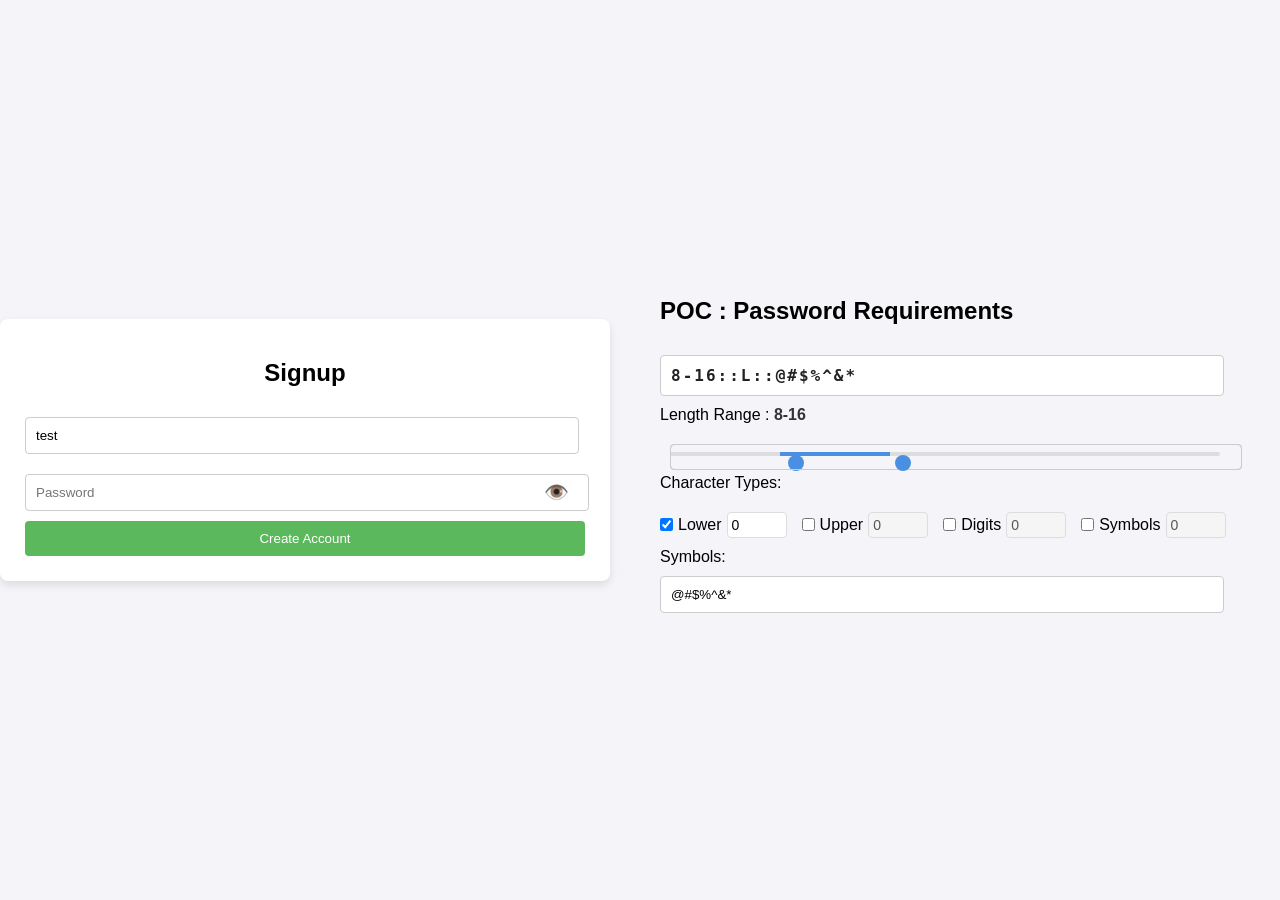
<file: pass-rule/index.html>
<!DOCTYPE html>
<html lang="en">
<head>
    <meta charset="UTF-8"/>
    <meta name="viewport" content="width=device-width, initial-scale=1.0"/>
    <title>Signup Page</title>
    <link rel="stylesheet" href="styles.css"/>
</head>
<body>
<div class="signup-container column">
    <h2>Signup</h2>
    <form>
        <input type="text" id="username" placeholder="Username" value="test" required/>
        <div class="password-container">
            <input type="password" id="password" placeholder="Password" autocomplete="new-password" required
                   data-pass-rule="8-16::LU2DS::#$%"/>
            <button id="toggle-password">👁️</button>
        </div>

        <button type="submit" class="signup-btn">Create Account</button>
    </form>
</div>

<div id="demo" class="column">
    <h2>POC : Password Requirements</h2>
    <!-- Live, human-readable echo of the data-pass-rule attribute on #password -->
    <input type="text" id="prule" value="" readonly/>

    <div class="form-group">
        <label>Length Range : </label><span id="size-display"></span>
        <div class="slider-container">
            <div class="slider-track">
                <div class="slider-track-inner"></div>
            </div>
            <input type="range" id="min-size" min="0" max="40" value="8" oninput="updateRange(this, 'min')"/>
            <input type="range" id="max-size" min="0" max="40" value="16" oninput="updateRange(this, 'max')"/>
        </div>
    </div>
    <div class="form-group">
        <label>Character Types:</label>
        <div class="checkbox-group" onchange="updateRule('p2')">
            <div class="char-group">
                <div class="checkbox-item">
                    <input type="checkbox" id="L" name="lowercase" checked onchange="toggleInput(this, 'LCount')"/>
                    <label for="L">Lower</label>
                </div>
                <input type="number" id="LCount" min="0" max="9" value="0"/>
            </div>
            <div class="char-group">
                <div class="checkbox-item">
                    <input type="checkbox" id="U" name="uppercase" onchange="toggleInput(this, 'UCount')"/>
                    <label for="U">Upper</label>
                </div>
                <input type="number" id="UCount" min="0" max="9" value="0" disabled/>
            </div>
            <div class="char-group">
                <div class="checkbox-item">
                    <input type="checkbox" id="D" name="digits" onchange="toggleInput(this, 'DCount')"/>
                    <label for="D">Digits</label>
                </div>
                <input type="number" id="DCount" min="0" max="9" value="0" disabled/>
            </div>
            <div class="char-group">
                <div class="checkbox-item">
                    <input type="checkbox" id="S" name="symbols" onchange="toggleInput(this, 'SCount')"/>
                    <label for="S">Symbols</label>
                </div>
                <input type="number" id="SCount" min="0" max="9" value="0" disabled/>
            </div>
        </div>
    </div>
    <div class="form-group">
        <label for="symbols">Symbols:</label>
        <input
            type="text"
            id="symbols"
            name="symbols"
            placeholder="@#$%^&*"
            value="@#$%^&*"
            onchange="updateRule('p3')"
        />
    </div>
</div>

<script src="signup.js"></script>
</body>
</html>
</file>
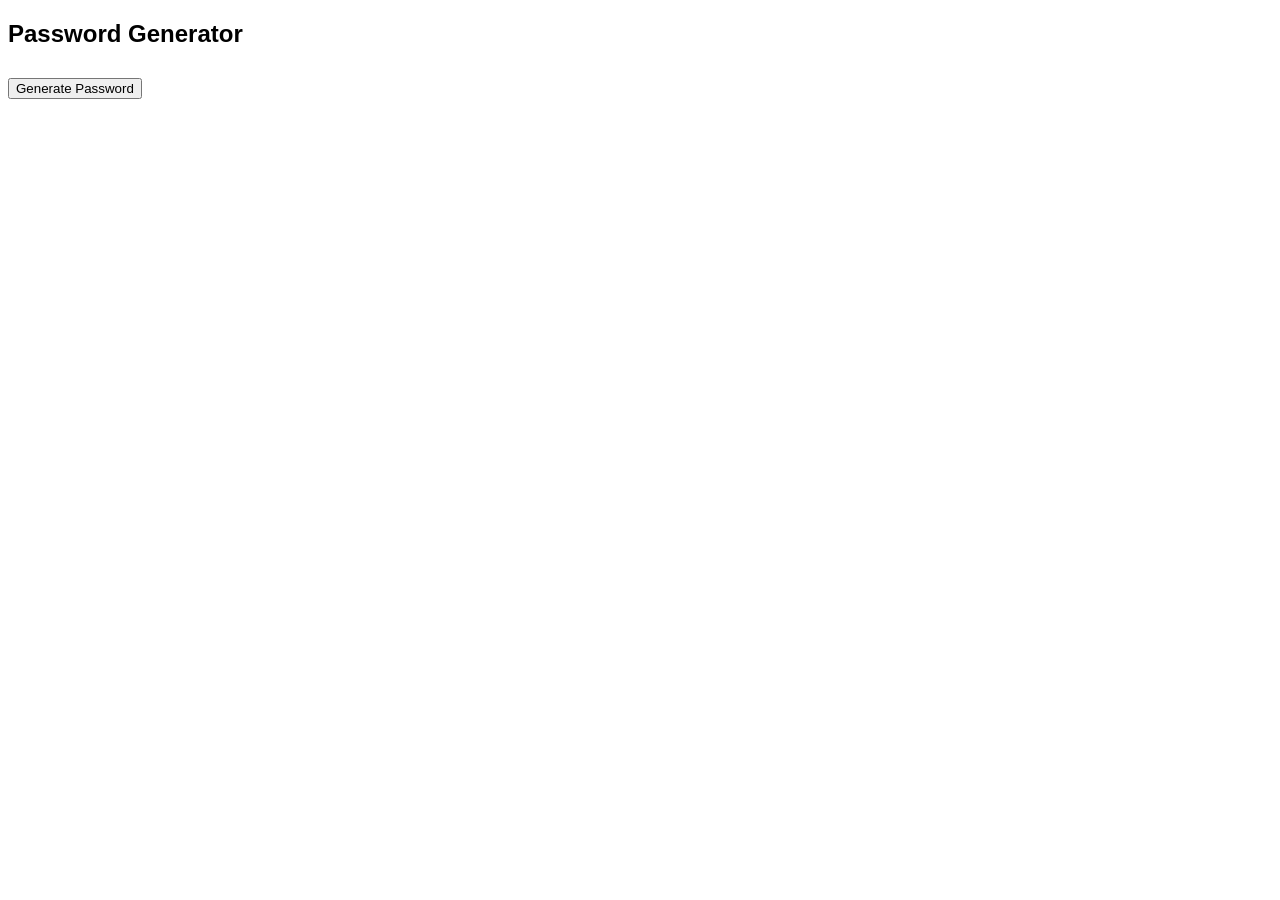
<file: pass-rule/extension/popup.html>
<!DOCTYPE html>
<html lang="en">
  <head>
    <meta charset="UTF-8" />
    <meta name="viewport" content="width=device-width, initial-scale=1.0" />
    <title>Password Generator</title>
    <style>
      body {
        font-family: Arial, sans-serif;
      }
      #generate-btn {
        margin-top: 10px;
      }
      #password {
        margin-top: 10px;
        font-size: 16px;
        word-wrap: break-word;
      }
    </style>
  </head>
  <body>
    <h2>Password Generator</h2>
    <button id="generate-btn">Generate Password</button>
    <div id="password"></div>

    <script src="password_gen.js"></script>
    <script src="popup.js"></script>
  </body>
</html>
</file>
<file: pass-rule/styles.css>
body {
  font-family: Arial, sans-serif;
  display: flex;
  justify-content: center;
  align-items: center;
  height: 100vh;
  margin: 0;
  background-color: #f4f4f9;
}
form {
  margin: 5px;
}
input {
  width: 95%;
  padding: 10px;
  margin: 10px 0;
  border: 1px solid #ccc;
  border-radius: 4px;
}
input[type="checkbox"] {
  cursor: pointer;
}
input[type="number"] {
  width: 50px;
  padding: 4px;
  margin-left: 5px;
  border: 1px solid #ddd;
  border-radius: 4px;
  font-size: 14px;
}
input[type="number"]:disabled {
  background-color: #f5f5f5;
  cursor: not-allowed;
}
input[type="range"]::-webkit-slider-runnable-track {
  width: 100%;
  height: 4px;
  background: transparent;
  border: none;
}
input[type="range"]:focus {
  outline: none;
}
.char-group {
  display: flex;
  align-items: center;
}

.checkbox-group {
  display: flex;
  gap: 15px;
  margin-top: 10px;
}
.checkbox-item {
  display: flex;
  align-items: center;
  gap: 5px;
}
.column {
  flex: 1;
  padding: 50px;
}
.pass-rule {
  display: flex;
  gap: 2px;
}
.password-container {
  width: 100%;
  position: relative;
  display: inline-block;
}
.signup-btn {
  width: 100%;
  padding: 10px;
  background-color: #5cb85c;
  color: white;
  border: none;
  border-radius: 4px;
  cursor: pointer;
}
.signup-btn:hover {
  background-color: #4cae4c;
}
.signup-container h2 {
  margin-bottom: 20px;
  text-align: center;
}
.signup-container {
  background-color: white;
  padding: 20px;
  border-radius: 8px;
  box-shadow: 0 4px 8px rgba(0, 0, 0, 0.1);
  width: 25%;
}
.slider-container input[type="range"] {
  position: absolute;
  width: calc(100% - 20px);
  margin: 0;
  top: 20px;
  left: 10px;
  pointer-events: none;
  -webkit-appearance: none;
  z-index: 2;
  background: none;
}
.slider-container input[type="range"]::-webkit-slider-thumb {
  pointer-events: all;
  width: 16px;
  height: 16px;
  border-radius: 50%;
  border: 0 none;
  background-color: #4a90e2;
  cursor: pointer;
  -webkit-appearance: none;
}
.slider-container {
  position: relative;
  width: 100%;
  height: 50px;
}

.slider-track {
  position: absolute;
  width: calc(100% - 20px);
  height: 4px;
  margin: auto;
  top: 28px;
  left: 10px;
  right: 10px;
  z-index: 1;
  border-radius: 2px;
  background: #ddd;
}
.slider-track-inner {
  position: absolute;
  height: 100%;
  background: #4a90e2;
  z-index: 2;
}
.slider-value {
  width: 40px;
  text-align: center;
  padding: 5px;
  border: 1px solid #ddd;
  border-radius: 4px;
  font-size: 14px;
}
#password {
  padding-right: 20px;
}
#prule {
  font-weight: bold;
  font-size: large;
  color: #222;
  letter-spacing: 2px;
  font-family: monospace;
}
#size-display {
  font-weight: bold;
  color: #333;
}
#toggle-password {
  font-size: 20px;
  position: absolute;
  top: 50%;
  right: 10px;
  transform: translateY(-50%);
  border: 2px black;
  background: transparent;
  cursor: pointer;
}
</file>
